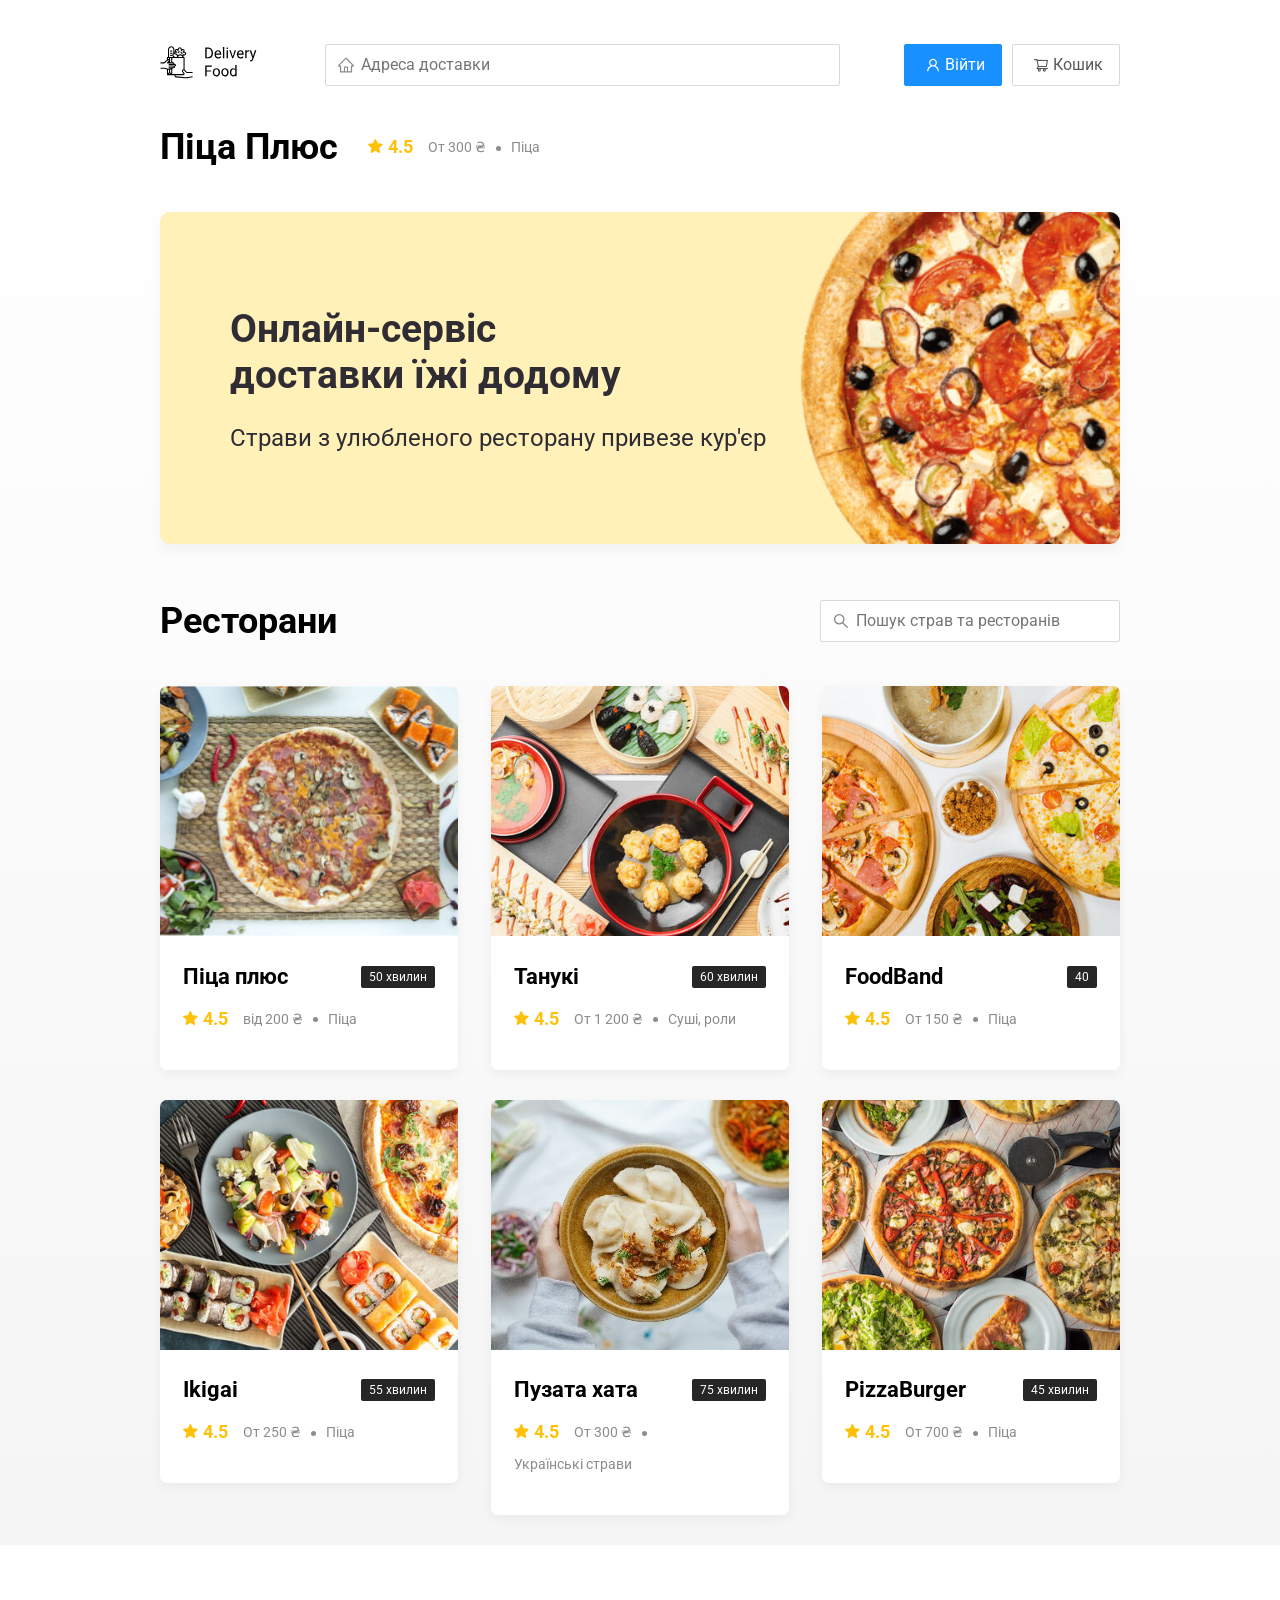
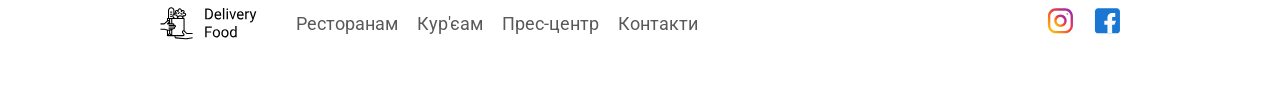
<file: index.html>
<!DOCTYPE html>
<html lang="ru">

<head>
	<meta charset="UTF-8" />
	<meta name="viewport" content="width=device-width, initial-scale=1.0" />
	<title>Delivery Food — доставка їжі додому</title>
	<link href="https://fonts.googleapis.com/css?family=Roboto:400,700&display=swap&subset=cyrillic" rel="stylesheet" />
	<link rel="stylesheet" href="css/normalize.css" />
	<link rel="stylesheet" href="css/style.css" />
</head>

<body>
	<div class="container">
		<header class="header">
			<a class="logo">
				<img src="img/icon/logo.svg" alt="Logo" />
			</a>
			<label class="address">
				<input type="text" class="input input-address" placeholder="Адреса доставки" />
			</label>
			<div class="buttons">
                <button class="button button-primary button-auth">
                    <span class="button-auth-svg"></span>
                    <span class="button-text">Війти</span>
                    <span class="user-name"></span> <!-- Имя пользователя будет здесь -->
                </button>
                <button class="button" id="cart-button">
                    <span class="button-cart-svg"></span>
                    <span class="button-text">Кошик</span>
                </button>
            </div>
		</header>
	</div>
	<!-- /.container  -->

	<main class="main">
		<div class="container">
			<section class="menu">
                <div class="section-heading">
                    <h2 class="section-title restaurant-title">Піца Плюс</h2>
                    <div class="card-info">
                        <div class="rating">4.5</div>
                        <div class="price">От 300 ₴</div>
                        <div class="category">Піца</div>
                    </div>
                </div>
            </section>
			<section class="container-promo">
				<section class="promo pizza">
					<h1 class="promo-title">Онлайн-сервіс <br />доставки їжі додому</h1>
					<p class="promo-text">
						Страви з улюбленого ресторану привезе кур'єр
					</p>
				</section>
				<!-- <section class="promo kebab">
					<h1 class="promo-title">Шашлики <br> зі знижкою 35%</h1>
					<p class="promo-text">
						Закажіть шашлики у будь-якому ресторані до 24 серпня та отримайте знижку за промокодом VIVAT
					</p>
				</section>
				<section class="promo vegetables">
					<h1 class="promo-title">Знижка 20% на всю іжу <br> за промокодом LOVE.JS</h1>
					<p class="promo-text">
						Страву з ресторану привезуть разом із двома подарунковими книгами по фронтендуторана привезут вместе с двумя подарочными книгами по фронтенду
					</p>
				</section>
				<section class="promo sushi">
					<h1 class="promo-title">Сети зі знижкою до 30% <br> у ресторанах</h1>
					<p class="promo-text">
						Знижки на сети до 1 вересня за промокодом DADADA
					</p>
				</section> -->
			</section>
			<section class="restaurants">
				<div class="section-heading">
					<h2 class="section-title">Ресторани</h2>
					<label class="search">
						<input type="text" class="input input-search" placeholder="Пошук страв та ресторанів" />
					</label>
				</div>
				<div class="cards cards-restaurants">
					<a href="restaurant.html" class="card card-restaurant">
						<img src="img/pizza-plus/preview.jpg" alt="image" class="card-image" />
						<div class="card-text">
							<div class="card-heading">
								<h3 class="card-title">Піца плюс</h3>
								<span class="card-tag tag">50 хвилин</span>
							</div>
							<!-- /.card-heading -->
							<div class="card-info">
								<div class="rating">
									4.5
								</div>
								<div class="price">від 200 ₴</div>
								<div class="category">Піца</div>
							</div>
							<!-- /.card-info -->
						</div>
						<!-- /.card-text -->
					</a>
					<!-- /.card -->

					<a href="restaurant.html" class="card card-restaurant">
						<img src="img/tanuki/preview.jpg" alt="image" class="card-image" />
						<div class="card-text">
							<div class="card-heading">
								<h3 class="card-title">Танукі</h3>
								<span class="card-tag tag">60 хвилин</span>
							</div>
							<!-- /.card-heading -->
							<div class="card-info">
								<div class="rating">
									4.5
								</div>
								<div class="price">От 1 200 ₴</div>
								<div class="category">Суші, роли</div>
							</div>
							<!-- /.card-info -->
						</div>
						<!-- /.card-text -->
					</a>
					<!-- /.card -->

					<a href="restaurant.html" class="card card-restaurant">
						<img src="img/food-band/preview.jpg" alt="image" class="card-image" />
						<div class="card-text">
							<div class="card-heading">
								<h3 class="card-title">FoodBand</h3>
								<span class="card-tag tag">40 </span>
							</div>
							<!-- /.card-heading -->
							<div class="card-info">
								<div class="rating">
									4.5
								</div>
								<div class="price">От 150 ₴</div>
								<div class="category">Піца</div>
							</div>
							<!-- /.card-info -->
						</div>
						<!-- /.card-text -->
					</a>
					<!-- /.card -->

					<a href="restaurant.html" class="card card-restaurant">
						<img src="img/palki-skalki/preview.jpg" alt="image" class="card-image" />
						<div class="card-text">
							<div class="card-heading">
								<h3 class="card-title">Ikigai</h3>
								<span class="card-tag tag">55 хвилин</span>
							</div>
							<!-- /.card-heading -->
							<div class="card-info">
								<div class="rating">
									4.5
								</div>
								<div class="price">От 250 ₴</div>
								<div class="category">Піца</div>
							</div>
							<!-- /.card-info -->
						</div>
						<!-- /.card-text -->
					</a>
					<!-- /.card -->

					<a href="restaurant.html" class="card card-restaurant">
						<img src="img/gusi-lebedi/preview.jpg" alt="image" class="card-image" />
						<div class="card-text">
							<div class="card-heading">
								<h3 class="card-title">Пузата хата</h3>
								<span class="card-tag tag">75 хвилин</span>
							</div>
							<!-- /.card-heading -->
							<div class="card-info">
								<div class="rating">
									4.5
								</div>
								<div class="price">От 300 ₴</div>
								<div class="category">Українські страви</div>
							</div>
							<!-- /.card-info -->
						</div>
						<!-- /.card-text -->
					</a>
					<!-- /.card -->

					<a href="restaurant.html" class="card card-restaurant">
						<img src="img/pizza-burger/preview.jpg" alt="image" class="card-image" />
						<div class="card-text">
							<div class="card-heading">
								<h3 class="card-title">PizzaBurger</h3>
								<span class="card-tag tag">45 хвилин</span>
							</div>
							<!-- /.card-heading -->
							<div class="card-info">
								<div class="rating">
									4.5
								</div>
								<div class="price">От 700 ₴</div>
								<div class="category">Піца</div>
							</div>
							<!-- /.card-info -->
						</div>
						<!-- /.card-text -->
					</a>
					<!-- /.card -->
				</div>
				<!-- /.cards -->
			</section>
		</div>
		<!-- /.container -->
	</main>

	    <footer class="footer">
        <div class="container">
            <div class="footer-block">
                <img src="img/icon/logo.svg" alt="logo" class="logo footer-logo" />
                <nav class="footer-nav">
                    <a href="#" class="footer-link">Ресторанам</a>
                    <a href="#" class="footer-link">Кур'єам</a>
                    <a href="#" class="footer-link">Прес-центр</a>
                    <a href="#" class="footer-link">Контакти</a>
                </nav>
                <div class="social-links">
                    <a href="#" class="social-link"><img src="img/social/instagram.svg" alt="instagram" /></a>
                    <a href="#" class="social-link"><img src="img/social/fb.svg" alt="facebook" /></a>
                </div>
            </div>
        </div>
    </footer>
	<div class="modal modal-cart">
		<div class="modal-dialog">
			<div class="modal-header">
				<h3 class="modal-title">Кошик</h3>
				<button class="close">&times;</button>
			</div>
			<!-- /.modal-header -->
			<div class="modal-body">
				<div class="food-row">
					<span class="food-name">Рол вугор стандарт</span>
					<strong class="food-price">250 ₴</strong>
					<div class="food-counter">
						<button class="counter-button">-</button>
						<span class="counter">1</span>
						<button class="counter-button">+</button>
					</div>
				</div>
				<!-- /.foods-row -->
				<div class="food-row">
					<span class="food-name">Рол вугор стандарт</span>
					<strong class="food-price">250 ₴</strong>
					<div class="food-counter">
						<button class="counter-button">-</button>
						<span class="counter">1</span>
						<button class="counter-button">+</button>
					</div>
				</div>
				<!-- /.foods-row -->
				<div class="food-row">
					<span class="food-name">Рол вугор стандарт</span>
					<strong class="food-price">250 ₴</strong>
					<div class="food-counter">
						<button class="counter-button">-</button>
						<span class="counter">1</span>
						<button class="counter-button">+</button>
					</div>
				</div>
				<!-- /.foods-row -->
				<div class="food-row">
					<span class="food-name">Рол вугор стандарт</span>
					<strong class="food-price">250 ₴</strong>
					<div class="food-counter">
						<button class="counter-button">-</button>
						<span class="counter">1</span>
						<button class="counter-button">+</button>
					</div>
				</div>
				<!-- /.foods-row -->
			</div>
			<!-- /.modal-body -->
			<div class="modal-footer">
				<span class="modal-pricetag">1250 ₴</span>
				<div class="footer-buttons">
					<button class="button button-primary">Оформити замовлення</button>
					<button class="button clear-cart">Скасувати</button>
				</div>
			</div>
			<!-- /.modal-footer -->
		</div>
		<!-- /.modal-dialog -->
	</div>

 <div class="modal-auth">
        <div class="modal-dialog modal-dialog-auth">
            <button class="close-auth">&times;</button>
            <form id="logInForm">
                <fieldset class="modal-body">
                    <legend class="modal-title">Авторизація</legend>
                    <label class="label-auth">
                        <span>Логін</span>
                        <input id="login" type="text" />
                    </label>
                    <label class="label-auth">
                        <span>Пароль</span>
                        <input id="password" type="password" />
                    </label>
                </fieldset>
                <div class="modal-footer">
                    <div class="footer-buttons">
                        <button class="button button-primary button-login" type="submit">Війти</button>
                    </div>
                </div>
            </form>
        </div>
    </div>
       <script src="js/main.js"></script>
</body>

</html>
</file>
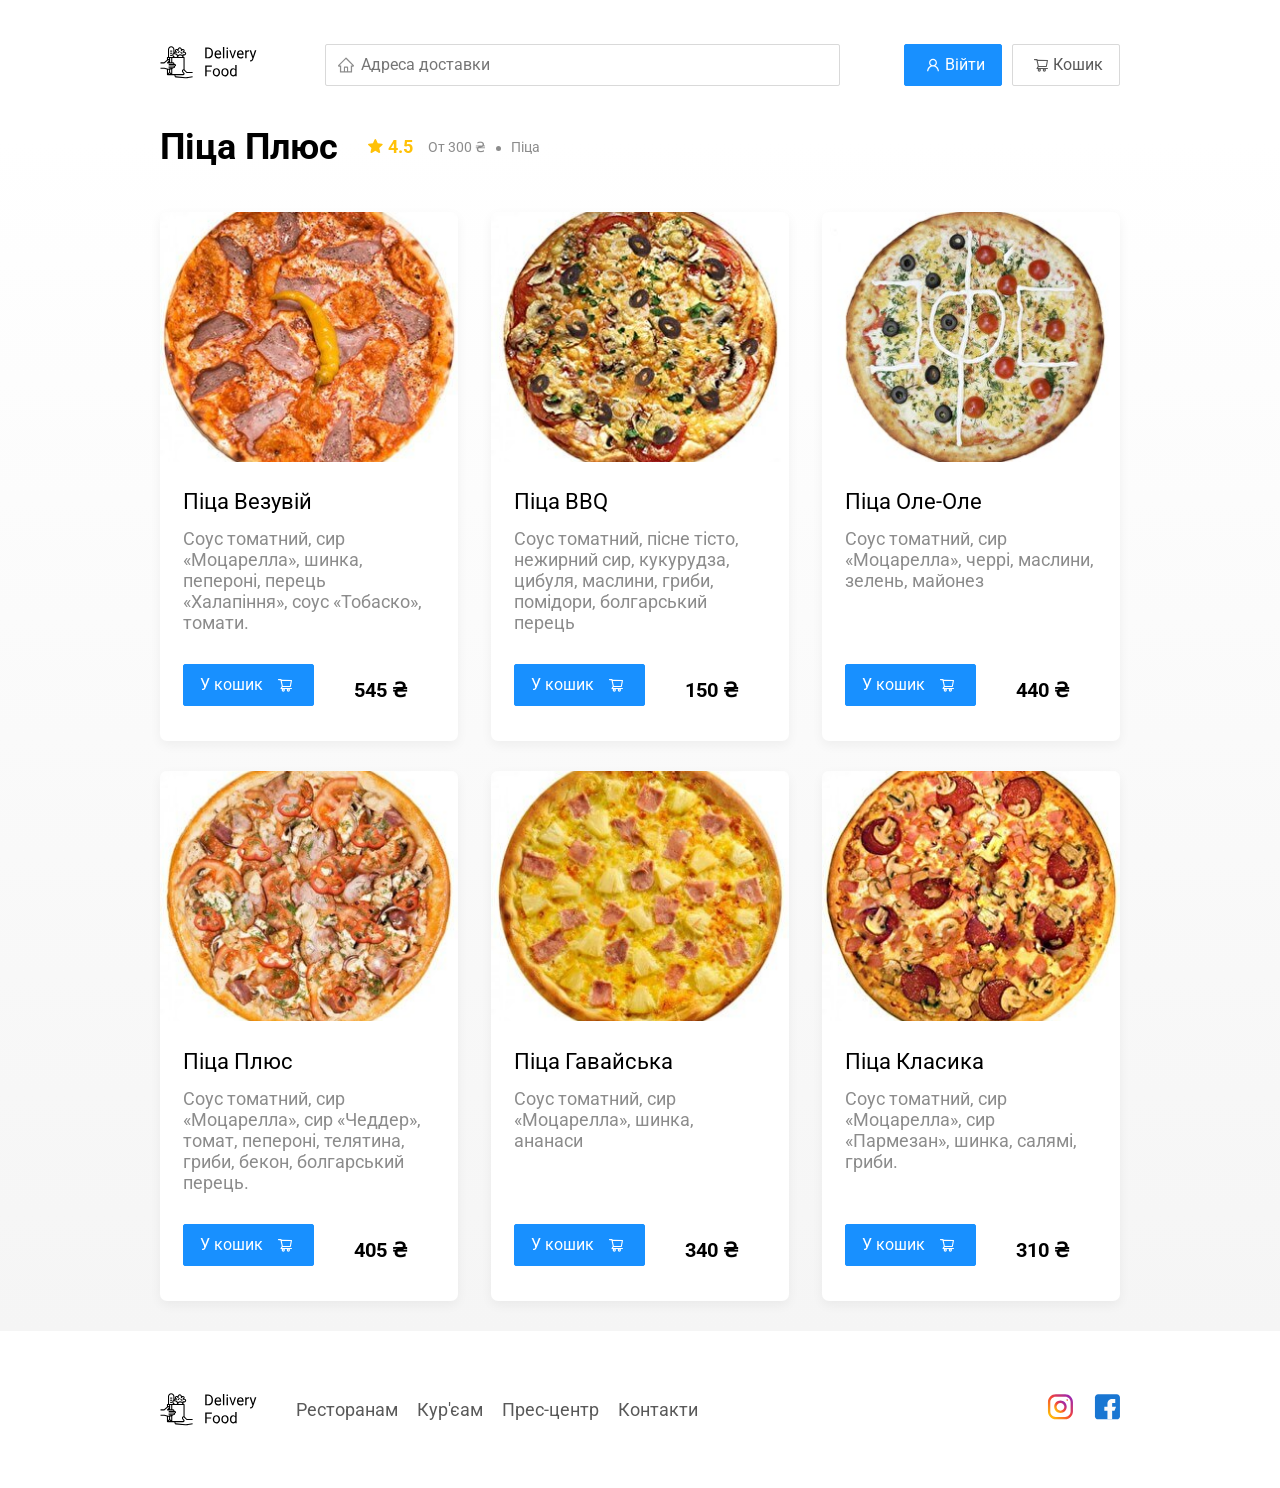
<file: restaurant.html>
<!DOCTYPE html>
<html lang="ru">

<head>
	<meta charset="UTF-8" />
	<meta name="viewport" content="width=device-width, initial-scale=1.0" />
	<title>PizzaBurger — доставка їжі додому</title>
	<link href="https://fonts.googleapis.com/css?family=Roboto:400,700&display=swap&subset=cyrillic" rel="stylesheet" />
	<link rel="stylesheet" href="css/normalize.css" />
	<link rel="stylesheet" href="css/style.css" />
</head>

<body>
	<div class="container">
		<header class="header">
			<a href="index.html" class="logo">
				<img src="img/icon/logo.svg" alt="Logo" />
			</a>
			<label class="address">
				<input type="text" class="input input-address" placeholder="Адреса доставки" />
			</label>
			<div class="buttons">
    <button class="button button-primary button-auth">
        <span class="button-auth-svg"></span>
        <span class="button-text">Війти</span>
        <span class="user-name"></span> 
    </button>
    <button class="button" id="cart-button">
        <span class="button-cart-svg"></span>
        <span class="button-text">Кошик</span>
    </button>
</div>

		</header>
	</div>
	<!-- /.container  -->

	<main class="main">
		<div class="container">
			<section class="menu">
				<div class="section-heading">
					<h2 class="section-title restaurant-title">Піца Плюс</h2>
					<div class="card-info">
						<div class="rating">
							4.5
						</div>
						<div class="price">От 300 ₴</div>
						<div class="category">Піца</div>
					</div>
					<!-- /.card-info -->
				</div>
				<div class="cards cards-menu">
					<div class="card">
						<img src="img/pizza-plus/pizza-vesuvius.jpg" alt="image" class="card-image" />
						<div class="card-text">
							<div class="card-heading">
								<h3 class="card-title card-title-reg">Піца Везувій</h3>
							</div>
							<!-- /.card-heading -->
							<div class="card-info">
								<div class="ingredients">Соус томатний, сир «Моцарелла», шинка, пепероні, перець
									«Халапіння», соус «Тобаско», томати.
								</div>
							</div>
							<!-- /.card-info -->
							<div class="card-buttons">
								<button class="button button-primary button-add-cart">
									<span class="button-card-text">У кошик</span>
									<span class="button-cart-svg"></span>
								</button>
								<strong class="card-price-bold">545 ₴</strong>
							</div>
						</div>
						<!-- /.card-text -->
					</div>
					<!-- /.card -->

					<div class="card">
						<img src="img/pizza-plus/pizza-girls.jpg" alt="image" class="card-image" />
						<div class="card-text">
							<div class="card-heading">
								<h3 class="card-title card-title-reg">Піца BBQ</h3>
							</div>
							<!-- /.card-heading -->
							<div class="card-info">
								<div class="ingredients">Соус томатний, пісне тісто, нежирний сир, кукурудза, цибуля,
									маслини,
									гриби, помідори, болгарський перець
								</div>
							</div>
							<!-- /.card-info -->
							<div class="card-buttons">
								<button class="button button-primary button-add-cart">
									<span class="button-card-text">У кошик</span>
									<span class="button-cart-svg"></span>
								</button>
								<strong class="card-price-bold">150 ₴</strong>
							</div>
						</div>
						<!-- /.card-text -->
					</div>
					<!-- /.card -->

					<div class="card">
						<img src="img/pizza-plus/pizza-oleole.jpg" alt="image" class="card-image" />
						<div class="card-text">
							<div class="card-heading">
								<h3 class="card-title card-title-reg">Піца Оле-Оле</h3>
							</div>
							<!-- /.card-heading -->
							<div class="card-info">
								<div class="ingredients">Соус томатний, сир «Моцарелла», черрі, маслини, зелень, майонез
								</div>
							</div>
							<!-- /.card-info -->
							<div class="card-buttons">
								<button class="button button-primary button-add-cart">
									<span class="button-card-text">У кошик</span>
									<span class="button-cart-svg"></span>
								</button>
								<strong class="card-price-bold">440 ₴</strong>
							</div>
						</div>
						<!-- /.card-text -->
					</div>
					<!-- /.card -->

					<div class="card">
						<img src="img/pizza-plus/pizza-plus.jpg" alt="image" class="card-image" />
						<div class="card-text">
							<div class="card-heading">
								<h3 class="card-title card-title-reg">Піца Плюс</h3>
							</div>
							<!-- /.card-heading -->
							<div class="card-info">
								<div class="ingredients">Соус томатний, сир «Моцарелла», сир «Чеддер», томат,
									пепероні,
									телятина, гриби, бекон, болгарський перець.
								</div>
							</div>
							<!-- /.card-info -->
							<div class="card-buttons">
								<button class="button button-primary button-add-cart">
									<span class="button-card-text">У кошик</span>
									<span class="button-cart-svg"></span>
								</button>
								<strong class="card-price-bold">405 ₴</strong>
							</div>
						</div>
						<!-- /.card-text -->
					</div>
					<!-- /.card -->

					<div class="card">
						<img src="img/pizza-plus/pizza-hawaiian.jpg" alt="image" class="card-image" />
						<div class="card-text">
							<div class="card-heading">
								<h3 class="card-title card-title-reg">Піца Гавайська</h3>
							</div>
							<!-- /.card-heading -->
							<div class="card-info">
								<div class="ingredients">Соус томатний, сир «Моцарелла», шинка, ананаси</div>
							</div>
							<!-- /.card-info -->
							<div class="card-buttons">
								<button class="button button-primary button-add-cart">
									<span class="button-card-text">У кошик</span>
									<span class="button-cart-svg"></span>
								</button>
								<strong class="card-price-bold">340 ₴</strong>
							</div>
						</div>
						<!-- /.card-text -->
					</div>
					<!-- /.card -->

					<div class="card">
						<img src="img/pizza-plus/pizza-classic.jpg" alt="image" class="card-image" />
						<div class="card-text">
							<div class="card-heading">
								<h3 class="card-title card-title-reg">Піца Класика</h3>
							</div>
							<!-- /.card-heading -->
							<div class="card-info">
								<div class="ingredients">Соус томатний, сир «Моцарелла», сир «Пармезан», шинка,
									салямі,
									гриби.
								</div>
							</div>
							<!-- /.card-info -->
							<div class="card-buttons">
								<button class="button button-primary button-add-cart">
									<span class="button-card-text">У кошик</span>
									<span class="button-cart-svg"></span>
								</button>
								<strong class="card-price-bold">310 ₴</strong>
							</div>
						</div>
						<!-- /.card-text -->
					</div>
					<!-- /.card -->
				</div>
				<!-- /.cards -->
			</section>
		</div>
		<!-- /.container -->
	</main>

	<footer class="footer">
		<div class="container">
			<div class="footer-block">
				<img src="img/icon/logo.svg" alt="logo" class="logo footer-logo" />
				<nav class="footer-nav">
					<a href="#" class="footer-link">Ресторанам </a>
					<a href="#" class="footer-link">Кур'єам</a>
					<a href="#" class="footer-link">Прес-центр</a>
					<a href="#" class="footer-link">Контакти</a>
				</nav>
				<div class="social-links">
					<a href="#" class="social-link"><img src="img/social/instagram.svg" alt="instagram" /></a>
					<a href="#" class="social-link"><img src="img/social/fb.svg" alt="facebook" /></a>
				</div>
				<!-- /.social-links -->
			</div>
			<!-- /.footer-block -->
		</div>
	</footer>

	<div class="modal modal-cart">
		<div class="modal-dialog">
			<div class="modal-header">
				<h3 class="modal-title">Кошик</h3>
				<button class="close">&times;</button>
			</div>
			<!-- /.modal-header -->
			<div class="modal-body">
				<div class="food-row">
					<span class="food-name">Рол вугор стандарт</span>
					<strong class="food-price">250 ₴</strong>
					<div class="food-counter">
						<button class="counter-button">-</button>
						<span class="counter">1</span>
						<button class="counter-button">+</button>
					</div>
				</div>
				<!-- /.foods-row -->
				<div class="food-row">
					<span class="food-name">Рол вугор стандарт</span>
					<strong class="food-price">250 ₴</strong>
					<div class="food-counter">
						<button class="counter-button">-</button>
						<span class="counter">1</span>
						<button class="counter-button">+</button>
					</div>
				</div>
				<!-- /.foods-row -->
				<div class="food-row">
					<span class="food-name">Рол вугор стандарт</span>
					<strong class="food-price">250 ₴</strong>
					<div class="food-counter">
						<button class="counter-button">-</button>
						<span class="counter">1</span>
						<button class="counter-button">+</button>
					</div>
				</div>
				<!-- /.foods-row -->
				<div class="food-row">
					<span class="food-name">Рол вугор стандарт</span>
					<strong class="food-price">250 ₴</strong>
					<div class="food-counter">
						<button class="counter-button">-</button>
						<span class="counter">1</span>
						<button class="counter-button">+</button>
					</div>
				</div>
				<!-- /.foods-row -->
			</div>
			<!-- /.modal-body -->
			<div class="modal-footer">
				<span class="modal-pricetag">1250 ₴</span>
				<div class="footer-buttons">
					<button class="button button-primary">Оформити замовлення</button>
					<button class="button clear-cart">Скасувати</button>
				</div>
			</div>
			<!-- /.modal-footer -->
		</div>
		<!-- /.modal-dialog -->
	</div>
<div class="modal-auth">
    <div class="modal-dialog modal-dialog-auth">
        <button class="close-auth">&times;</button>
        <form id="logInForm">
            <fieldset class="modal-body">
                <legend class="modal-title">Авторизація</legend>
                <label class="label-auth">
                    <span>Логін</span>
                    <input id="login" type="text">
                </label>
                <label class="label-auth">
                    <span>Пароль</span>
                    <input id="password" type="password">
                </label>
            </fieldset>
            <div class="modal-footer">
                <div class="footer-buttons">
                    <button class="button button-primary button-login" type="submit">Війти</button>
                </div>
            </div>
        </form>
    </div>
</div>
	<script src="js/main.js"></script>
</body>

</html>
</file>
<file: css/style.css>
* {
    box-sizing: border-box;
}

input.error {
    border: 2px solid red;
}


.modal.open {
    display: block;
}

body {
    font-family: "Roboto", sans-serif;
    padding-top: 44px;
}

a,
button {
    cursor: pointer;
    color: inherit;
}

.hide {
    display: none;
}

.container {
    max-width: 1200px;
    margin: auto;
}

.header {
    display: flex;
    align-items: center;
    justify-content: space-between;
    margin-bottom: 40px;
}

.input {
    background-color: #ffffff;
    border: 1px solid #d9d9d9;
    border-radius: 2px;
    font-size: 16px;
    line-height: 24px;
    padding: 8px 8px 8px 35px;
    background-repeat: no-repeat;
    background-position: left 11px center;
}

.address {
    flex: 0.8;
}

.input-address {
    width: 100%;
    background-image: url(../img/icon/home.svg);
}

.search {
    margin-left: auto;
}

.input-search {
    width: 300px;
    background-image: url(../img/icon/search.svg);

}

.buttons {
    display: flex;
    align-items: center;
}

.button {
    display: flex;
    align-items: center;
    padding: 8px 16px;
    background: #ffffff;
    border: 1px solid #d9d9d9;
    box-sizing: border-box;
    box-shadow: 0 0 2px rgba(0, 0, 0, 0.0015);
    border-radius: 2px;
    color: #595959;
    font-size: 16px;
    line-height: 24px;
}

.button:hover {
    background: #1890ff;
    border: 1px solid #1890ff;
    color: #fff;
}


.button-primary {
    background: #1890ff;
    border: 1px solid #1890ff;
    color: #fff;
    margin-right: 10px;
}

.button-primary:hover {
    background: #ffffff;
    border: 1px solid #d9d9d9;
    color: #595959;
}

.button-icon {
    margin-right: 6px;
}

.button-card-text {
    margin-right: 10px;
}

.button-auth {
    background-position: 20px 13px;
}

.button-primary .button-auth-svg {
    width: 24px;
    height: 24px;
    background-color: #fff;
    -webkit-mask: url("../img/icon/user.svg") no-repeat 50% 50%;
    mask: url("../img/icon/user.svg") no-repeat 50% 50%;
    background-repeat: no-repeat;
}

.button-primary:hover .button-auth-svg {
    background-color: #595959;
}

.button .button-cart-svg {
    width: 24px;
    height: 24px;
    background-color: #595959;
    -webkit-mask: url("../img/icon/shopping-cart.svg") no-repeat 50% 50%;
    mask: url("../img/icon/shopping-cart.svg") no-repeat 50% 50%;
    background-repeat: no-repeat;
}

.button-primary .button-cart-svg {
    background-color: #fff;
}

.button:hover .button-cart-svg {
    background-color: #fff;
}

.button-primary:hover .button-cart-svg {
    background-color: #595959;
}

.button-cart {
    display: none;
    margin: 0 5px;
}

.button-out {
    display: none;
    margin: 0 5px;
}

.user-name {
    display: none;
    margin-right: 20px;
    font-weight: bold;
    font-size: 18px;
}

.promo-slider {

    width: 600px;
    height: 300px;

}

.promo {
    box-shadow: 0 7px 12px rgba(158, 158, 163, 0.1);
    border-radius: 10px;
    padding: 68px 70px;
    margin-bottom: 56px;
}

.pizza {
    background: #fff1b8 url(../img/promo/pizza.png) no-repeat top -100px right -250px / 830px
}

.kebab {
    background: #D6E4FF url(../img/promo/kebab.png) no-repeat top 45px right 40px / 450px;
}

.vegetables {
    background: #FFF566 url(../img/promo/vegetables.png) no-repeat top 0 right 0 / 825px
}

.sushi {
    background: #FFF1F0 url(../img/promo/sushi.png) no-repeat top 10px right 15px / 500px
}

.promo-title {
    font-style: normal;
    font-weight: bold;
    font-size: 39px;
    line-height: 46px;
    color: #302c34;
}

.promo-text {
    font-style: normal;
    font-weight: normal;
    font-size: 24px;
    line-height: 28px;
    color: #302c34;
    max-width: 538px;
}

.main {
    background: linear-gradient(180deg, rgba(245, 245, 245, 0) 1.04%, #f5f5f5 100%);
}

.section-heading {
    display: flex;
    align-items: center;
    margin-bottom: 44px;
}

.section-title {
    font-style: normal;
    font-weight: bold;
    font-size: 36px;
    line-height: 42px;
    margin: 0 30px 0 0;
    color: #000000;
}

.cards {
    display: flex;
    align-items: flex-start;
    justify-content: space-between;
    flex-wrap: wrap;
}

.card {
    background: #ffffff;
    box-shadow: 0 4px 12px rgba(0, 0, 0, 0.05);
    border-radius: 7px;
    overflow: hidden;
    margin-bottom: 30px;
    flex-basis: 31%;
    text-decoration: none;

}

.card-restaurant {
    cursor: pointer
}

.card-image {
    width: 100%;
    height: 250px;
    object-fit: cover;
}


.card-text {
    padding: 20px 23px 35px;
    min-height: 275px;
    display: flex;
    flex-direction: column;
}



.restaurants .card-text {
    min-height: auto;
}

.card-heading {
    display: flex;
    align-items: center;
    justify-content: space-between;
    margin-bottom: 10px;
}

.card-title {
    margin: 0;
    font-style: normal;
    font-weight: bold;
    font-size: 22px;
    line-height: 32px;
}

.card-title-reg {
    font-weight: 400;
}

.card-tag {
    font-style: normal;
    font-weight: normal;
    font-size: 12px;
    line-height: 20px;
    color: #ffffff;
    background: #262626;
    border-radius: 2px;
    padding: 1px 8px;
}

.card-info {
    display: flex;
    align-items: center;
    flex-wrap: wrap;
}

.card-buttons {
    display: flex;
    margin-top: 24px;
    flex-grow: 1;
    align-items: flex-end;
}

.card-price-bold {
    font-weight: bold;
    font-size: 20px;
    line-height: 32px;
    margin-left: 30px;
}

.rating {
    background-image: url("../img/icon/rating.svg");
    background-repeat: no-repeat;
    background-position: 0 7px;
    padding-left: 20px;
    margin-right: 26px;
    color: #ffc107;
    font-weight: bold;
    font-size: 18px;
    line-height: 32px;
}

.price,
.category {
    color: #8c8c8c;
    font-size: 18px;
    line-height: 32px;
}

.price {
    margin-right: 10px;
}

.ingredients {
    color: #8c8c8c;
    font-size: 18px;
    line-height: 21px;
}

.category {
    text-overflow: ellipsis;
    overflow: hidden;
    white-space: nowrap;
    max-width: 150px;
}

.price:after {
    content: "";
    width: 5px;
    height: 5px;
    background-color: #8c8c8c;
    display: inline-block;
    vertical-align: middle;
    border-radius: 50%;
    margin-left: 10px;
}

.footer {
    padding: 60px 0;
}

.footer-block {
    display: flex;
    align-items: center;
    justify-content: space-between;
}

.footer-nav {
    margin-left: 35px;
    margin-right: auto;
}

.footer-link {
    display: inline-block;
    color: #595959;
    font-style: normal;
    font-weight: normal;
    font-size: 18px;
    line-height: 21px;
    text-decoration: none;
}

.footer-link:not(:last-child) {
    margin-right: 15px;
}

.social-links {
    display: flex;
    align-items: center;
}

.social-link:not(:last-child) {
    margin-right: 21px;
}

.modal {
    position: fixed;
    left: 0;
    top: 0;
    width: 100%;
    height: 100%;
    background: rgba(0, 0, 0, 0.4);
    display: none;
    z-index: 999;
}

.modal-auth {
    position: fixed;
    left: 0;
    top: 0;
    width: 100%;
    height: 100%;
    background: rgba(0, 0, 0, 0.4);
    display: none;
    z-index: 999;
}

.is-open {
    display: flex;
}

.modal-dialog {
    max-width: 780px;
    width: 95%;
    background: #ffffff;
    border-radius: 5px;
    margin: auto;
    padding: 40px 45px;
}

.modal-dialog-auth {
    width: auto;
    position: relative;
}

.label-auth {
    display: block;
    margin: 30px;
}

.label-auth span {
    width: 80px;
    display: inline-block;
}

.modal-header {
    display: flex;
    align-items: center;
    justify-content: space-between;
    margin-bottom: 45px;
}

.modal-title {
    margin: 0;
    font-weight: bold;
    font-size: 36px;
    line-height: 42px;
}

.close {
    font-size: 36px;
    border: none;
    background-color: transparent;
}

.close-auth {
    font-size: 36px;
    border: none;
    background-color: transparent;
    position: absolute;
    top: 10px;
    right: 20px;
}

.modal-body {
    margin-bottom: 22px;
}

.food-row {
    display: flex;
    align-items: flex-start;
    justify-content: space-between;
    padding-bottom: 8px;
    border-bottom: 1px solid #d9d9d9;
    margin-bottom: 15px;
}

.food-name {
    font-weight: normal;
    font-size: 18px;
    line-height: 32px;
}

.food-price {
    margin-left: auto;
    margin-right: 47px;
    font-weight: bold;
    font-size: 20px;
    line-height: 32px;
}

.food-counter {
    display: flex;
    align-items: center;
}

.counter-button {
    display: flex;
    align-items: center;
    justify-content: center;
    width: 39px;
    height: 32px;
    background: #ffffff;
    border: 1px solid #40a9ff;
    box-sizing: border-box;
    border-radius: 2px;
    font-weight: normal;
    font-size: 14px;
    line-height: 22px;
    color: #40a9ff;
}

.counter-button:hover {
    background: #40a9ff;
    border: 1px solid #ffffff;
    color: #ffffff;
}

.counter {
    font-size: 16px;
    line-height: 24px;
    margin-left: 10px;
    margin-right: 10px;
}

.modal-footer {
    display: flex;
    align-items: center;
    justify-content: space-between;
}

.modal-auth .modal-footer {
    justify-content: flex-end;
}

.footer-buttons {
    display: flex;
    align-items: center;
}

.modal-pricetag {
    background: #262626;
    border-radius: 5px;
    color: #ffffff;
    padding: 15px 20px;
    font-size: 20px;
    line-height: 23px;
}

@media (max-width: 1366px) {
    .container {
        max-width: 960px;
    }

    .pizza {
        background-position: center right -300px;
        background-size: 750px;
    }


    .kebab {
        background-position: top -5px right -93px;
        background-size: 530px;
    }

    .vegetables {
        background-position: top 0 right -93px;
        background-size: 820px;
    }

    .sushi {
        background-position: center right -90px;
    }

    .rating {
        margin-right: 15px;
    }

    .category,
    .price {
        font-size: 14px;
    }
}

@media (max-width: 992px) {
    .container {
        max-width: 750px;
    }



    .pizza {
        padding: 50px;
        background-size: 500px;
        background-position: center right -200px;
    }


    .kebab {
        background-position: top 55px right -100px;
        background-size: 385px;
    }

    .vegetables {
        background-position: top 0 right -280px;
        background-size: 810px;
    }

    .sushi {
        background-position: top 30px right -175px;
    }



    .promo-text {
        font-size: 18px;
        max-width: 400px;
    }

    .card {
        flex-basis: 49%;
    }

    .footer-link {
        font-size: 16px;
    }
}

@media (max-width: 768px) {
    .container {
        max-width: 560px;
    }

    .card-info {
        flex-wrap: wrap;
    }

    .card .rating {
        flex-basis: 100%;
    }

    .card-title {
        font-size: 18px;
    }

    .card-text {
        min-height: 290px;
    }

    .card-price-bold {
        margin-left: 20px;
    }


    .pizza {
        background-size: 400px;
        background-position: bottom 50px right -200px;
    }


    .kebab {
        background-position: top -5px right -74px;
        background-size: 300px;
    }

    .vegetables {
        background-position: top 0 right -240px;
        background-size: 702px;
    }

    .sushi {
        background-position: top -24px right -75px;
        background-size: 302px;
    }

    .promo-title {
        font-size: 24px;
        line-height: 1.4;
    }

    .promo-text {
        margin-top: 0;
    }
}

@media (max-width: 578px) {
    .container {
        width: 90%;
    }

    .address {
        min-width: 100%;
        order: 1;
    }

    .header {
        flex-wrap: wrap;
    }

    .input-address {
        margin-top: 15px;
        order: 5;
        flex: 1;
    }

    .promo {
        background-image: none;
    }

    .promo-title {
        margin-bottom: 10px;
    }

    .section-title {
        font-size: 20px;
    }

    .card {
        flex-basis: 100%;
    }

    .card-text {
        min-height: auto;
    }

    .card-image {
        width: 100%;
    }

    .footer {
        padding: 30px 0;
    }

    .footer-block {
        align-items: flex-start;
    }

    .footer-nav {
        margin-left: 0;
        margin-right: 0;
        order: 0;
        display: flex;
        flex-direction: column;
    }

    .footer-logo {
        margin-right: 15px;
        order: 1;
    }

    .social-links {
        order: 2;
    }
}

@media (max-width: 480px) {
    .button-text {
        display: none;
    }

    .button-icon {
        margin: 0;
    }

    .user-name {
        margin: 10px;

    }

    .buttons {
        flex-wrap: wrap;
        margin-left: auto;
    }

    .button {
        min-height: 40px;
        padding: 5px 12px;

    }

    .button-out-svg {
        width: 24px;
        height: 24px;
        background-color: #fff;
        -webkit-mask: url(../img/icon/logout.svg) no-repeat 50% 50%;
        mask: url(../img/icon/logout.svg) no-repeat 50% 50%;
        background-repeat: no-repeat;
        -webkit-mask-size: 20px;
        mask-size: 20px;
    }

    .promo {
        padding: 20px;
    }

    .section-heading {
        flex-wrap: wrap;
    }

    .footer-block {
        flex-wrap: wrap;
        flex-direction: column;
        align-items: center;
    }

    .footer-logo {
        order: 0;
        margin-bottom: 20px;
    }

    .footer-nav {
        margin-bottom: 20px;
        text-align: center;
    }

    .footer-link:not(:last-child) {
        margin-right: 0;
    }
}
</file>
